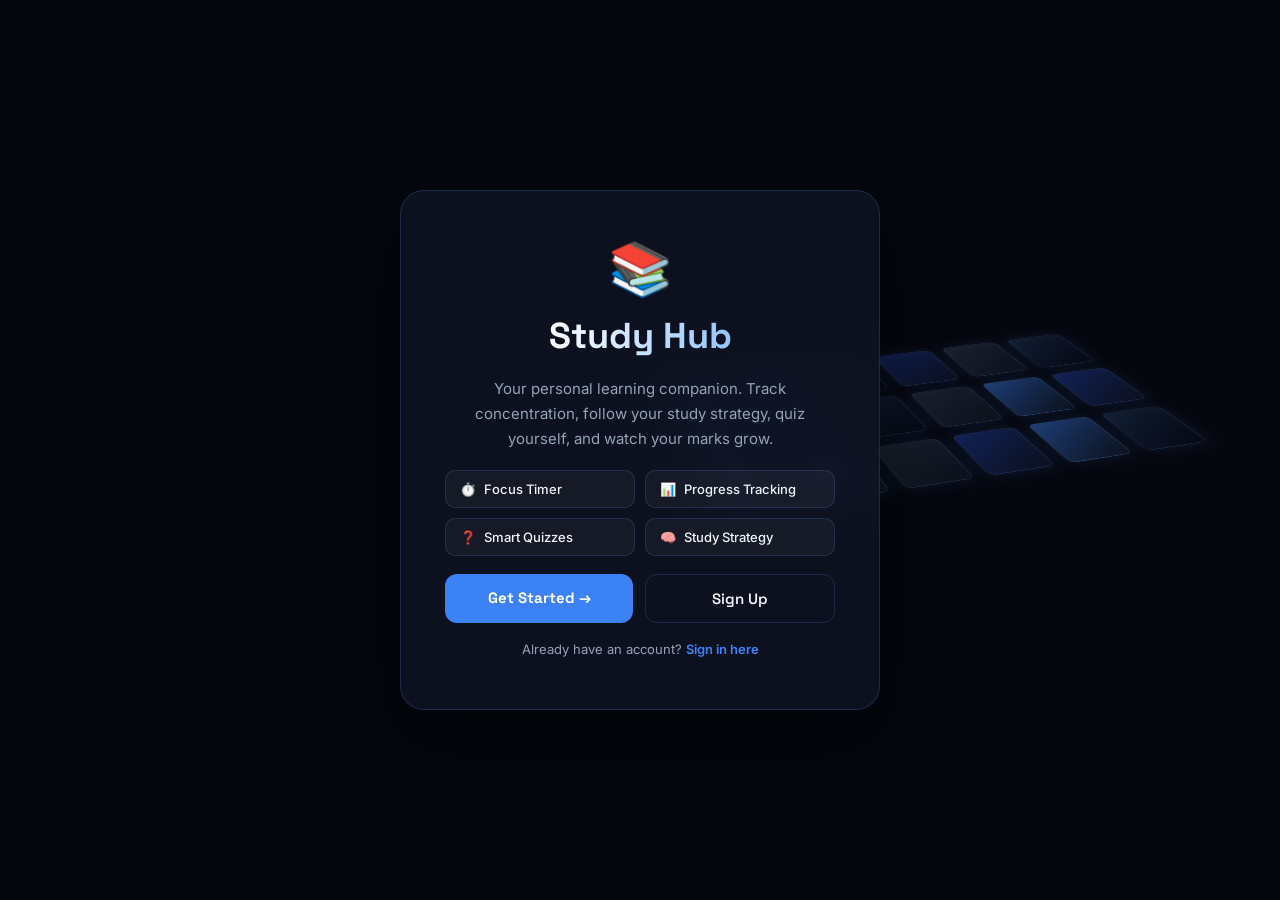
<file: index.html>
<!DOCTYPE html>
<html lang="en">
<head>
  <meta charset="UTF-8">
  <meta name="viewport" content="width=device-width, initial-scale=1.0">
  <title>Study Hub — Welcome</title>
  <link rel="stylesheet" href="index.css">
  <link rel="preconnect" href="https://fonts.googleapis.com">
  <link href="https://fonts.googleapis.com/css2?family=Space+Grotesk:wght@500;700&family=Inter:wght@400;500;600&display=swap" rel="stylesheet">
</head>
<body>
 
  <!-- Bouncing background -->
  <div class="box-wave" aria-hidden="true">
    <span style="--i:0"></span><span style="--i:1"></span><span style="--i:2"></span>
    <span style="--i:3"></span><span style="--i:4"></span><span style="--i:5"></span>
    <span style="--i:6"></span><span style="--i:7"></span><span style="--i:8"></span>
    <span style="--i:9"></span><span style="--i:10"></span><span style="--i:11"></span>
    <span style="--i:12"></span><span style="--i:13"></span><span style="--i:14"></span>
    <span style="--i:15"></span><span style="--i:16"></span><span style="--i:17"></span>
  </div>
 
  <main class="page">
    <div class="landing-card">
 
      <div class="logo">📚</div>
      <h1>Study Hub</h1>
      <p class="tagline">Your personal learning companion. Track concentration, follow your study strategy, quiz yourself, and watch your marks grow.</p>
 
      <div class="feature-row">
        <div class="feature">⏱️ <span>Focus Timer</span></div>
        <div class="feature">📊 <span>Progress Tracking</span></div>
        <div class="feature">❓ <span>Smart Quizzes</span></div>
        <div class="feature">🧠 <span>Study Strategy</span></div>
      </div>
 
      <div class="cta-row">
        <a href="signup.html" class="btn-primary">Get Started →</a>
        <a href="login.html" class="btn-secondary">Sign Up</a>
      </div>
 
      <p class="already">Already have an account? <a href="login.html">Sign in here</a></p>
 
    </div>
  </main>
 
</body>
</html>
</file>
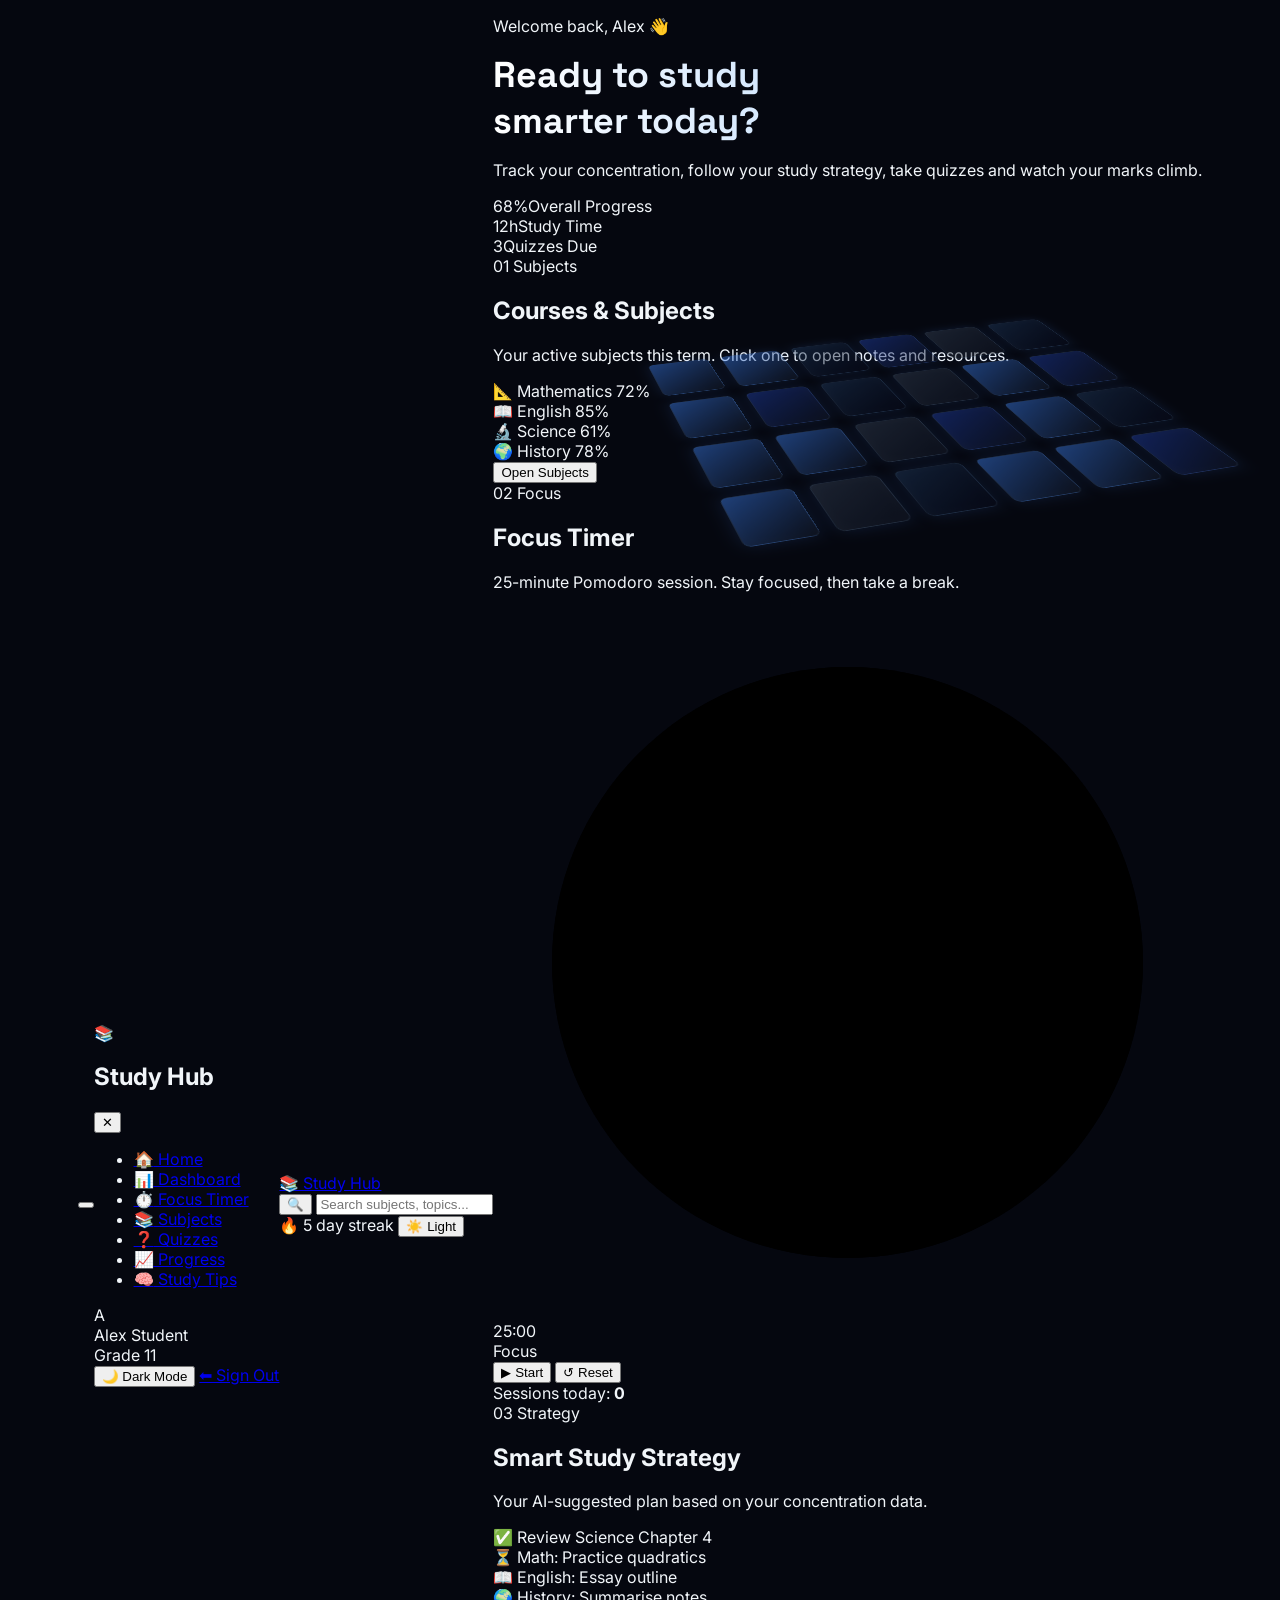
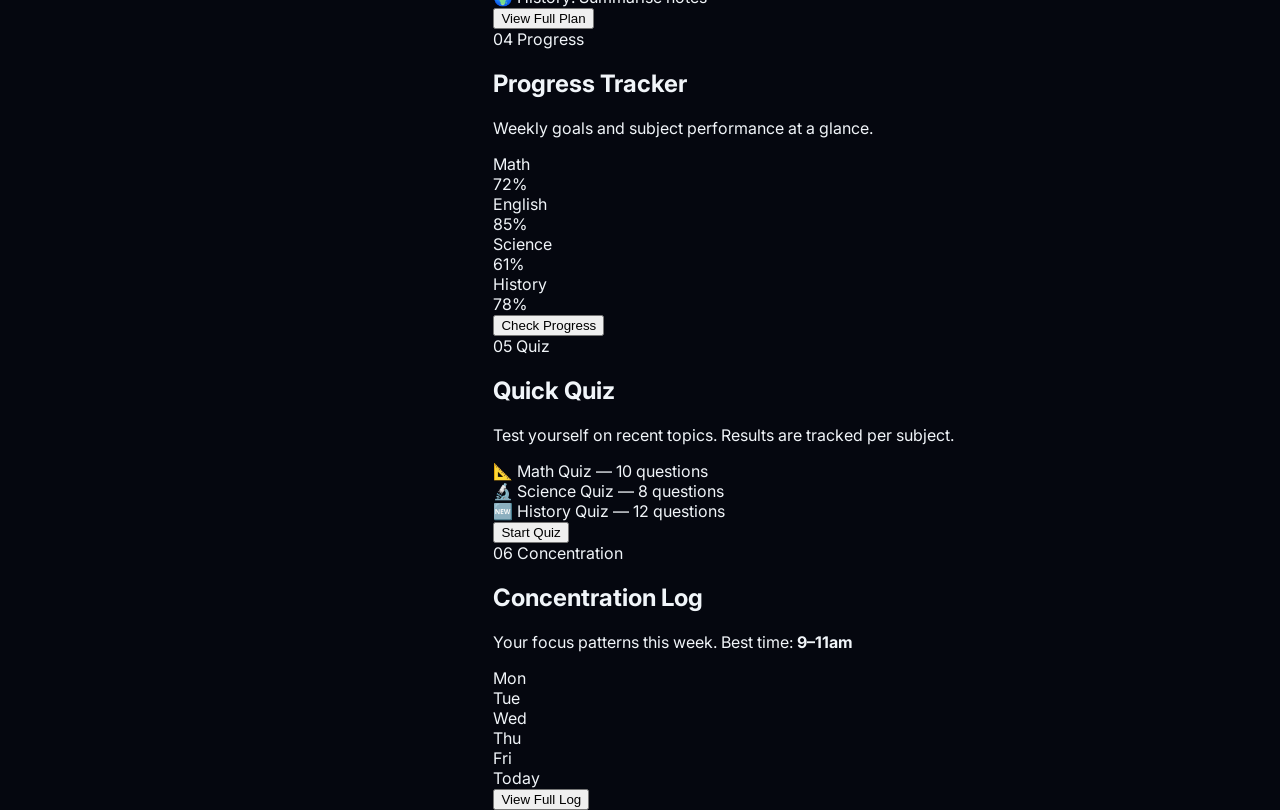
<file: home.html>
<!DOCTYPE html>
<html lang="en">
<head>
  <meta charset="UTF-8">
  <meta name="viewport" content="width=device-width, initial-scale=1.0">
  <title>Study Hub — Home</title>
  <link rel="stylesheet" href="index.css">
  <link rel="preconnect" href="https://fonts.googleapis.com">
  <link href="https://fonts.googleapis.com/css2?family=Space+Grotesk:wght@400;500;600;700&family=Inter:wght@400;500&display=swap" rel="stylesheet">
</head>
<body>
 
  <!-- Animated background -->
  <div class="box-wave" aria-hidden="true">
    <span style="--i:0"></span><span style="--i:1"></span><span style="--i:2"></span>
    <span style="--i:3"></span><span style="--i:4"></span><span style="--i:5"></span>
    <span style="--i:6"></span><span style="--i:7"></span><span style="--i:8"></span>
    <span style="--i:9"></span><span style="--i:10"></span><span style="--i:11"></span>
    <span style="--i:12"></span><span style="--i:13"></span><span style="--i:14"></span>
    <span style="--i:15"></span><span style="--i:16"></span><span style="--i:17"></span>
    <span style="--i:18"></span><span style="--i:19"></span><span style="--i:20"></span>
    <span style="--i:21"></span><span style="--i:22"></span><span style="--i:23"></span>
  </div>
 
  <!-- Hamburger (mobile) -->
  <button class="hamburger" id="hamburger" aria-label="Toggle sidebar">
    <span></span><span></span><span></span>
  </button>
 
  <!-- Sidebar -->
  <nav class="sidebar" id="sidebar">
    <div class="sidebar-header">
      <span class="sidebar-logo">📚</span>
      <h2>Study Hub</h2>
      <button class="close-btn" id="closeSidebar" aria-label="Close sidebar">✕</button>
    </div>
    <ul class="sidebar-menu">
      <li><a href="home.html" class="sidebar-link active"><span class="icon">🏠</span> Home</a></li>
      <li><a href="#dashboard" class="sidebar-link"><span class="icon">📊</span> Dashboard</a></li>
      <li><a href="#timer-card" class="sidebar-link"><span class="icon">⏱️</span> Focus Timer</a></li>
      <li><a href="#subjects-card" class="sidebar-link"><span class="icon">📚</span> Subjects</a></li>
      <li><a href="#quiz-card" class="sidebar-link"><span class="icon">❓</span> Quizzes</a></li>
      <li><a href="#progress-card" class="sidebar-link"><span class="icon">📈</span> Progress</a></li>
      <li><a href="#strategy-card" class="sidebar-link"><span class="icon">🧠</span> Study Tips</a></li>
    </ul>
    <div class="sidebar-footer">
      <div class="user-info">
        <div class="avatar">A</div>
        <div>
          <div class="user-name">Alex Student</div>
          <div class="user-grade">Grade 11</div>
        </div>
      </div>
      <button class="theme-toggle-sidebar" id="themeToggleSidebar" type="button">🌙 Dark Mode</button>
      <a href="login.html" class="logout-btn">⬅ Sign Out</a>
    </div>
  </nav>
 
  <!-- Navbar -->
  <nav class="navbar" id="navbar">
    <a class="brand" href="home.html">📚 Study Hub</a>
    <form class="search-bar" id="searchForm" onsubmit="return false;">
      <button type="submit" class="search-icon" aria-label="Search">🔍</button>
      <input id="searchInput" type="search" placeholder="Search subjects, topics...">
    </form>
    <div class="nav-actions">
      <span class="streak-badge">🔥 5 day streak</span>
      <button class="theme-toggle" id="themeToggle" type="button">☀️ Light</button>
    </div>
  </nav>
 
  <!-- Main content -->
  <main class="main-content">
 
    <!-- Hero -->
    <section class="hero">
      <div class="hero-text">
        <p class="eyebrow">Welcome back, Alex 👋</p>
        <h1>Ready to study<br><span class="accent-text">smarter today?</span></h1>
        <p class="hero-sub">Track your concentration, follow your study strategy, take quizzes and watch your marks climb.</p>
        <div class="hero-stats">
          <div class="stat"><span class="stat-num">68%</span><span class="stat-label">Overall Progress</span></div>
          <div class="stat"><span class="stat-num">12h</span><span class="stat-label">Study Time</span></div>
          <div class="stat"><span class="stat-num">3</span><span class="stat-label">Quizzes Due</span></div>
        </div>
      </div>
    </section>
 
    <!-- Search results -->
    <div id="searchResults" class="search-results" style="display:none;"></div>
 
    <!-- Dashboard cards -->
    <section class="dashboard" id="dashboard" aria-label="Study tools">
 
      <!-- 01 Subjects -->
      <article class="card" id="subjects-card" data-title="courses subjects mathematics english science history">
        <div class="card-header">
          <span class="card-num">01</span>
          <span class="card-tag">Subjects</span>
        </div>
        <h2>Courses &amp; Subjects</h2>
        <p>Your active subjects this term. Click one to open notes and resources.</p>
        <div class="subject-list">
          <div class="subject-chip math">📐 Mathematics <span class="chip-score">72%</span></div>
          <div class="subject-chip eng">📖 English <span class="chip-score">85%</span></div>
          <div class="subject-chip sci">🔬 Science <span class="chip-score">61%</span></div>
          <div class="subject-chip hist">🌍 History <span class="chip-score">78%</span></div>
        </div>
        <button type="button" class="card-btn">Open Subjects</button>
      </article>
 
      <!-- 02 Focus Timer -->
      <article class="card" id="timer-card" data-title="focus timer concentration pomodoro study time">
        <div class="card-header">
          <span class="card-num">02</span>
          <span class="card-tag">Focus</span>
        </div>
        <h2>Focus Timer</h2>
        <p>25-minute Pomodoro session. Stay focused, then take a break.</p>
        <div class="timer-ring">
          <svg viewBox="0 0 120 120">
            <circle class="ring-bg" cx="60" cy="60" r="50"/>
            <circle class="ring-fill" id="ringFill" cx="60" cy="60" r="50"/>
          </svg>
          <div class="timer-center">
            <div class="timer" id="timer">25:00</div>
            <div class="timer-label" id="timerLabel">Focus</div>
          </div>
        </div>
        <div class="timer-controls">
          <button type="button" id="timerButton" class="card-btn">▶ Start</button>
          <button type="button" id="timerReset" class="card-btn-ghost">↺ Reset</button>
        </div>
        <div class="session-count">Sessions today: <strong id="sessionCount">0</strong></div>
      </article>
 
      <!-- 03 Smart Study Strategy -->
      <article class="card" id="strategy-card" data-title="smart study strategies notes revision planning">
        <div class="card-header">
          <span class="card-num">03</span>
          <span class="card-tag">Strategy</span>
        </div>
        <h2>Smart Study Strategy</h2>
        <p>Your AI-suggested plan based on your concentration data.</p>
        <div class="strategy-list">
          <div class="strategy-item done">✅ Review Science Chapter 4</div>
          <div class="strategy-item active">⏳ Math: Practice quadratics</div>
          <div class="strategy-item pending">📖 English: Essay outline</div>
          <div class="strategy-item pending">🌍 History: Summarise notes</div>
        </div>
        <button type="button" class="card-btn">View Full Plan</button>
      </article>
 
      <!-- 04 Progress Tracker -->
      <article class="card" id="progress-card" data-title="progress tracker marks dashboard results goals">
        <div class="card-header">
          <span class="card-num">04</span>
          <span class="card-tag">Progress</span>
        </div>
        <h2>Progress Tracker</h2>
        <p>Weekly goals and subject performance at a glance.</p>
        <div class="progress-bars">
          <div class="prog-row"><span>Math</span><div class="prog-bar"><div class="prog-fill math-fill" style="width:72%"></div></div><span>72%</span></div>
          <div class="prog-row"><span>English</span><div class="prog-bar"><div class="prog-fill eng-fill" style="width:85%"></div></div><span>85%</span></div>
          <div class="prog-row"><span>Science</span><div class="prog-bar"><div class="prog-fill sci-fill" style="width:61%"></div></div><span>61%</span></div>
          <div class="prog-row"><span>History</span><div class="prog-bar"><div class="prog-fill hist-fill" style="width:78%"></div></div><span>78%</span></div>
        </div>
        <button type="button" class="card-btn">Check Progress</button>
      </article>
 
      <!-- 05 Quiz -->
      <article class="card" id="quiz-card" data-title="quiz test yourself practice questions">
        <div class="card-header">
          <span class="card-num">05</span>
          <span class="card-tag">Quiz</span>
        </div>
        <h2>Quick Quiz</h2>
        <p>Test yourself on recent topics. Results are tracked per subject.</p>
        <div class="quiz-preview">
          <div class="quiz-subject">📐 Math Quiz — 10 questions</div>
          <div class="quiz-subject">🔬 Science Quiz — 8 questions</div>
          <div class="quiz-subject new-badge">🆕 History Quiz — 12 questions</div>
        </div>
        <button type="button" class="card-btn">Start Quiz</button>
      </article>
 
      <!-- 06 Concentration Log -->
      <article class="card" id="conc-card" data-title="concentration log focus data study sessions">
        <div class="card-header">
          <span class="card-num">06</span>
          <span class="card-tag">Concentration</span>
        </div>
        <h2>Concentration Log</h2>
        <p>Your focus patterns this week. Best time: <strong>9–11am</strong></p>
        <div class="conc-bars">
          <div class="conc-col"><div class="conc-fill" style="height:60%"></div><span>Mon</span></div>
          <div class="conc-col"><div class="conc-fill high" style="height:90%"></div><span>Tue</span></div>
          <div class="conc-col"><div class="conc-fill" style="height:45%"></div><span>Wed</span></div>
          <div class="conc-col"><div class="conc-fill high" style="height:80%"></div><span>Thu</span></div>
          <div class="conc-col"><div class="conc-fill" style="height:55%"></div><span>Fri</span></div>
          <div class="conc-col today"><div class="conc-fill today-fill" style="height:30%"></div><span>Today</span></div>
        </div>
        <button type="button" class="card-btn">View Full Log</button>
      </article>
 
    </section>
  </main>
 
  <script src="home.js"></script>
</body>
</html>
</file>
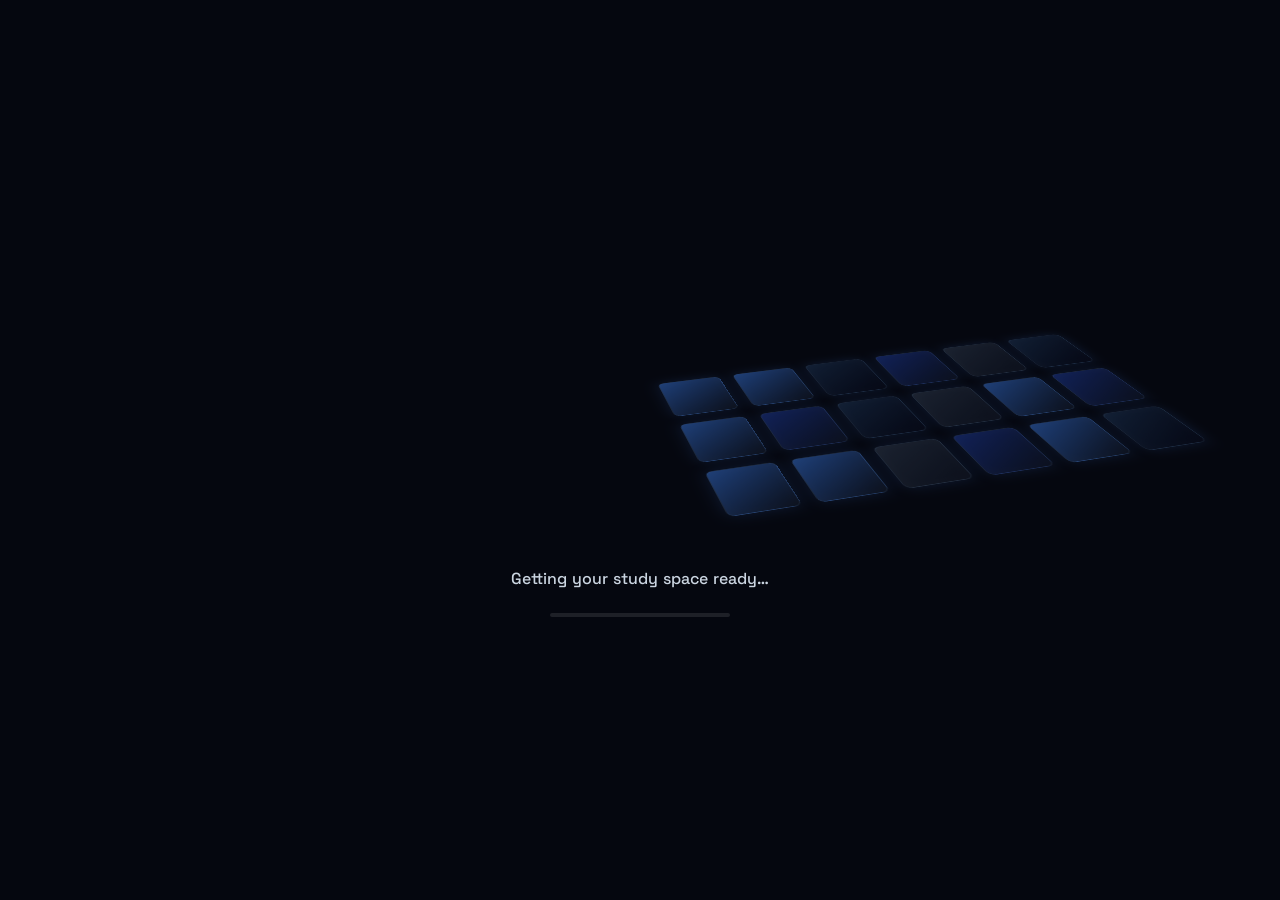
<file: load_page.html>
<!DOCTYPE html>
<html lang="en">
<head>
  <meta charset="UTF-8">
  <meta name="viewport" content="width=device-width, initial-scale=1.0">
  <title>Study Hub — Loading</title>
  <link rel="stylesheet" href="loading.css">
  <link rel="preconnect" href="https://fonts.googleapis.com">
  <link href="https://fonts.googleapis.com/css2?family=Space+Grotesk:wght@500;700&family=Inter:wght@400;500;600&display=swap" rel="stylesheet">
</head>
<body>
 
  <!-- Bouncing background (same as all pages) -->
  <div class="box-wave" aria-hidden="true">
    <span style="--i:0"></span><span style="--i:1"></span><span style="--i:2"></span>
    <span style="--i:3"></span><span style="--i:4"></span><span style="--i:5"></span>
    <span style="--i:6"></span><span style="--i:7"></span><span style="--i:8"></span>
    <span style="--i:9"></span><span style="--i:10"></span><span style="--i:11"></span>
    <span style="--i:12"></span><span style="--i:13"></span><span style="--i:14"></span>
    <span style="--i:15"></span><span style="--i:16"></span><span style="--i:17"></span>
  </div>
 
  <main class="loader-box">
 
    <!-- Balloon SVG -->
    <div class="balloon-wrap" id="balloonWrap">
      <svg id="balloonSvg" viewBox="0 0 200 260" xmlns="http://www.w3.org/2000/svg">
 
        <!-- String -->
        <path id="string"
          d="M100 210 Q92 228 100 245"
          fill="none" stroke="#94a3b8" stroke-width="2"
          stroke-linecap="round" opacity="0"/>
 
        <!-- Balloon body -->
        <ellipse id="balloonBody"
          cx="100" cy="110"
          rx="4" ry="5"
          fill="url(#balloonGrad)"
          opacity="0"/>
 
        <!-- Shine highlight -->
        <ellipse id="shine"
          cx="83" cy="88"
          rx="0" ry="0"
          fill="white" opacity="0.35"/>
 
        <!-- Knot at bottom of balloon -->
        <ellipse id="knot"
          cx="100" cy="165"
          rx="0" ry="0"
          fill="#2563eb" opacity="0"/>
 
        <!-- Pop particles (hidden until pop) -->
        <g id="particles" opacity="0">
          <circle cx="100" cy="110" r="4" fill="#60a5fa"/>
          <circle cx="100" cy="110" r="3" fill="#93c5fd"/>
          <circle cx="100" cy="110" r="4" fill="#3b82f6"/>
          <circle cx="100" cy="110" r="3" fill="#bfdbfe"/>
          <circle cx="100" cy="110" r="4" fill="#60a5fa"/>
          <circle cx="100" cy="110" r="3" fill="#2563eb"/>
          <circle cx="100" cy="110" r="4" fill="#93c5fd"/>
          <circle cx="100" cy="110" r="3" fill="#dbeafe"/>
        </g>
 
        <defs>
          <radialGradient id="balloonGrad" cx="38%" cy="35%" r="60%">
            <stop offset="0%"   stop-color="#60a5fa"/>
            <stop offset="100%" stop-color="#1d4ed8"/>
          </radialGradient>
        </defs>
      </svg>
 
      <!-- Pop flash -->
      <div class="pop-flash" id="popFlash"></div>
    </div>
 
    <p class="load-text" id="loadText">Getting your study space ready…</p>
    <div class="progress-track"><div class="progress-fill" id="progressFill"></div></div>
 
  </main>
 
  <script src="loading.js"></script>
</body>
</html>
</file>
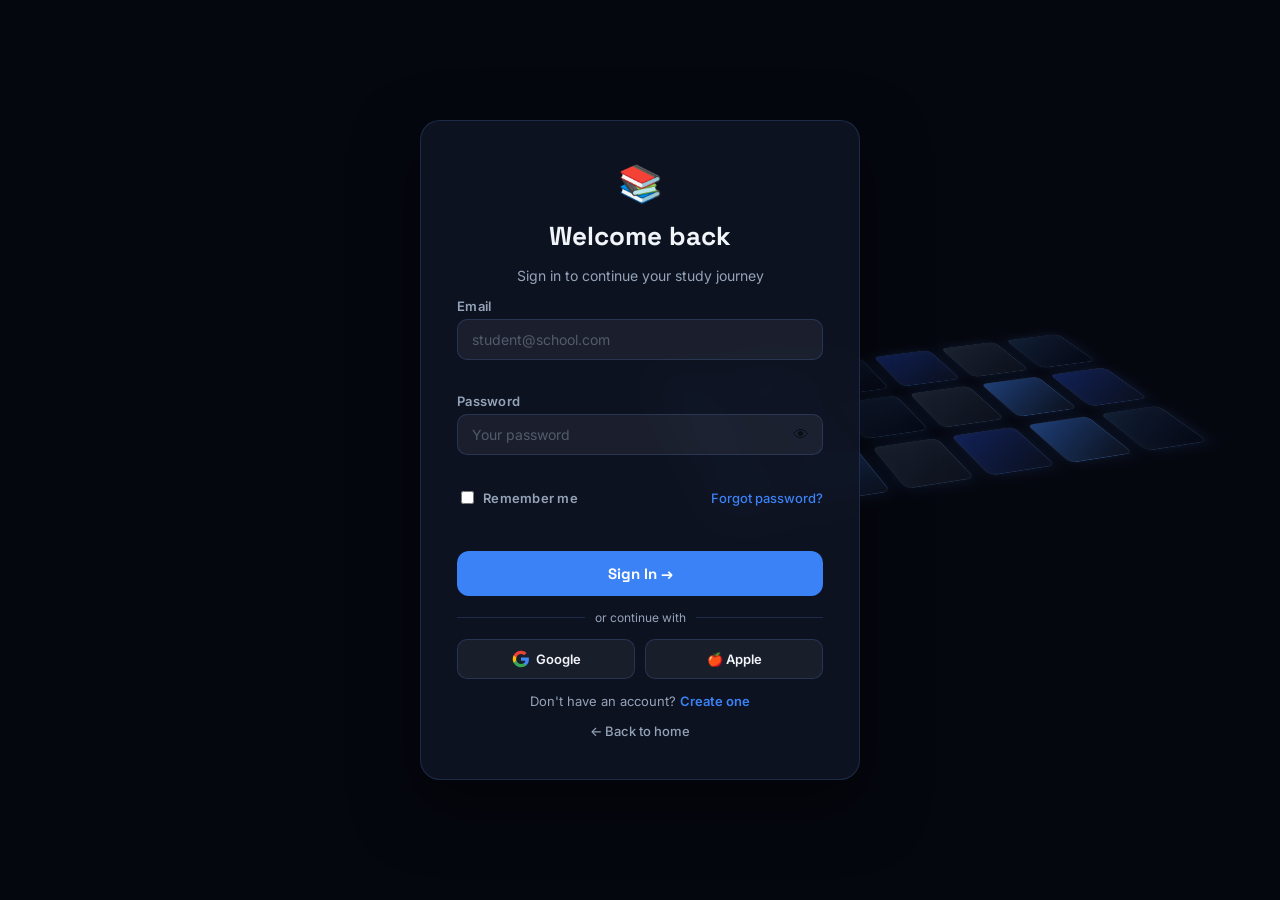
<file: login.html>
<!DOCTYPE html>
<html lang="en">
<head>
  <meta charset="UTF-8">
  <meta name="viewport" content="width=device-width, initial-scale=1.0">
  <title>Study Hub — Sign In</title>
  <link rel="stylesheet" href="login.css">
  <link rel="preconnect" href="https://fonts.googleapis.com">
  <link href="https://fonts.googleapis.com/css2?family=Space+Grotesk:wght@500;700&family=Inter:wght@400;500;600&display=swap" rel="stylesheet">
</head>
<body>
 
  <!-- Bouncing background -->
  <div class="box-wave" aria-hidden="true">
    <span style="--i:0"></span><span style="--i:1"></span><span style="--i:2"></span>
    <span style="--i:3"></span><span style="--i:4"></span><span style="--i:5"></span>
    <span style="--i:6"></span><span style="--i:7"></span><span style="--i:8"></span>
    <span style="--i:9"></span><span style="--i:10"></span><span style="--i:11"></span>
    <span style="--i:12"></span><span style="--i:13"></span><span style="--i:14"></span>
    <span style="--i:15"></span><span style="--i:16"></span><span style="--i:17"></span>
  </div>
 
  <main class="page">
    <div class="auth-card">
 
      <div class="form-logo">📚</div>
      <h1>Welcome back</h1>
      <p class="form-sub">Sign in to continue your study journey</p>
 
      <form id="signinForm" novalidate>
 
        <div class="field-group">
          <label for="si-email">Email</label>
          <input type="email" id="si-email" placeholder="student@school.com" required>
          <span class="field-error" id="si-email-err"></span>
        </div>
 
        <div class="field-group">
          <label for="si-password">Password</label>
          <div class="password-wrap">
            <input type="password" id="si-password" placeholder="Your password" required>
            <button type="button" class="eye-btn" data-target="si-password">👁</button>
          </div>
          <span class="field-error" id="si-password-err"></span>
        </div>
 
        <div class="form-row">
          <label class="checkbox-label">
            <input type="checkbox" id="rememberMe"> Remember me
          </label>
          <a href="#" class="forgot-link">Forgot password?</a>
        </div>
 
        <p class="form-message" id="si-message"></p>
 
        <button type="submit" class="submit-btn" id="signinBtn">Sign In →</button>
 
        <div class="divider"><span>or continue with</span></div>
        <div class="social-row">
          <button type="button" class="social-btn">
            <svg width="18" height="18" viewBox="0 0 24 24"><path fill="#4285F4" d="M22.56 12.25c0-.78-.07-1.53-.2-2.25H12v4.26h5.92c-.26 1.37-1.04 2.53-2.21 3.31v2.77h3.57c2.08-1.92 3.28-4.74 3.28-8.09z"/><path fill="#34A853" d="M12 23c2.97 0 5.46-.98 7.28-2.66l-3.57-2.77c-.98.66-2.23 1.06-3.71 1.06-2.86 0-5.29-1.93-6.16-4.53H2.18v2.84C3.99 20.53 7.7 23 12 23z"/><path fill="#FBBC05" d="M5.84 14.09c-.22-.66-.35-1.36-.35-2.09s.13-1.43.35-2.09V7.07H2.18C1.43 8.55 1 10.22 1 12s.43 3.45 1.18 4.93l2.85-2.22.81-.62z"/><path fill="#EA4335" d="M12 5.38c1.62 0 3.06.56 4.21 1.64l3.15-3.15C17.45 2.09 14.97 1 12 1 7.7 1 3.99 3.47 2.18 7.07l3.66 2.84c.87-2.6 3.3-4.53 6.16-4.53z"/></svg>
            Google
          </button>
          <button type="button" class="social-btn">🍎 Apple</button>
        </div>
 
        <p class="switch-link">Don't have an account? <a href="signup.html">Create one</a></p>
        <p class="back-link"><a href="index.html">← Back to home</a></p>
 
      </form>
    </div>
  </main>
 
  <script src="login.js"></script>
</body>
</html>
</file>
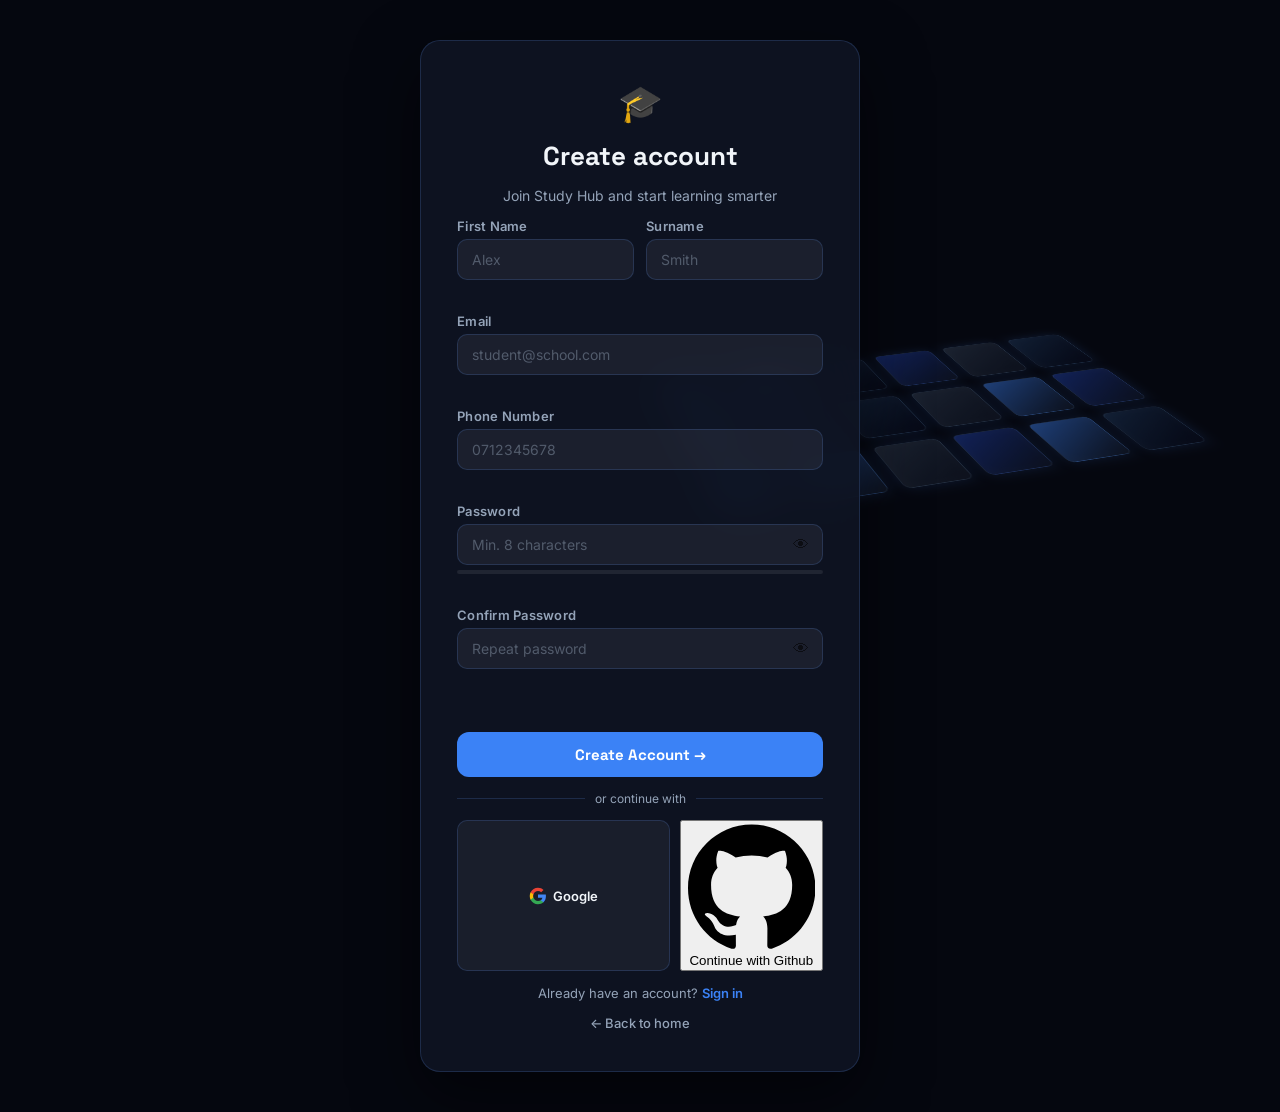
<file: SignUp.html>
<!DOCTYPE html>
<html lang="en">
<head>
  <meta charset="UTF-8">
  <meta name="viewport" content="width=device-width, initial-scale=1.0">
  <title>Study Hub — Create Account</title>
  <link rel="stylesheet" href="login.css">
  <link rel="preconnect" href="https://fonts.googleapis.com">
  <link href="https://fonts.googleapis.com/css2?family=Space+Grotesk:wght@500;700&family=Inter:wght@400;500;600&display=swap" rel="stylesheet">
</head>
<body>
 
  <!-- Bouncing background -->
  <div class="box-wave" aria-hidden="true">
    <span style="--i:0"></span><span style="--i:1"></span><span style="--i:2"></span>
    <span style="--i:3"></span><span style="--i:4"></span><span style="--i:5"></span>
    <span style="--i:6"></span><span style="--i:7"></span><span style="--i:8"></span>
    <span style="--i:9"></span><span style="--i:10"></span><span style="--i:11"></span>
    <span style="--i:12"></span><span style="--i:13"></span><span style="--i:14"></span>
    <span style="--i:15"></span><span style="--i:16"></span><span style="--i:17"></span>
  </div>
 
  <main class="page">
    <div class="auth-card">
 
      <div class="form-logo">🎓</div>
      <h1>Create account</h1>
      <p class="form-sub">Join Study Hub and start learning smarter</p>
 
      <form id="signupForm" novalidate>
 
        <div class="field-row">
          <div class="field-group">
            <label for="su-name">First Name</label>
            <input type="text" id="su-name" placeholder="Alex" required>
            <span class="field-error" id="su-name-err"></span>
          </div>
          <div class="field-group">
            <label for="su-surname">Surname</label>
            <input type="text" id="su-surname" placeholder="Smith" required>
            <span class="field-error" id="su-surname-err"></span>
          </div>
        </div>
 
        <div class="field-group">
          <label for="su-email">Email</label>
          <input type="email" id="su-email" placeholder="student@school.com" required>
          <span class="field-error" id="su-email-err"></span>
        </div>
 
        <div class="field-group">
          <label for="su-number">Phone Number</label>
          <input type="tel" id="su-number" placeholder="0712345678" maxlength="10" required>
          <span class="field-error" id="su-number-err"></span>
        </div>
 
        <div class="field-group">
          <label for="su-password">Password</label>
          <div class="password-wrap">
            <input type="password" id="su-password" placeholder="Min. 8 characters" required>
            <button type="button" class="eye-btn" data-target="su-password">👁</button>
          </div>
          <div class="password-strength" id="pwStrength"></div>
          <span class="field-error" id="su-password-err"></span>
        </div>
 
        <div class="field-group">
          <label for="su-confirm">Confirm Password</label>
          <div class="password-wrap">
            <input type="password" id="su-confirm" placeholder="Repeat password" required>
            <button type="button" class="eye-btn" data-target="su-confirm">👁</button>
          </div>
          <span class="field-error" id="su-confirm-err"></span>
        </div>
 
        <p class="form-message" id="su-message"></p>
 
        <button type="submit" class="submit-btn">Create Account →</button>
 
        <div class="divider"><span>or continue with</span></div>
        <div class="social-row">
          <button type="button" class="social-btn">
            <svg width="18" height="18" viewBox="0 0 24 24"><path fill="#4285F4" d="M22.56 12.25c0-.78-.07-1.53-.2-2.25H12v4.26h5.92c-.26 1.37-1.04 2.53-2.21 3.31v2.77h3.57c2.08-1.92 3.28-4.74 3.28-8.09z"/><path fill="#34A853" d="M12 23c2.97 0 5.46-.98 7.28-2.66l-3.57-2.77c-.98.66-2.23 1.06-3.71 1.06-2.86 0-5.29-1.93-6.16-4.53H2.18v2.84C3.99 20.53 7.7 23 12 23z"/><path fill="#FBBC05" d="M5.84 14.09c-.22-.66-.35-1.36-.35-2.09s.13-1.43.35-2.09V7.07H2.18C1.43 8.55 1 10.22 1 12s.43 3.45 1.18 4.93l2.85-2.22.81-.62z"/><path fill="#EA4335" d="M12 5.38c1.62 0 3.06.56 4.21 1.64l3.15-3.15C17.45 2.09 14.97 1 12 1 7.7 1 3.99 3.47 2.18 7.07l3.66 2.84c.87-2.6 3.3-4.53 6.16-4.53z"/></svg>
            Google
          </button>
          <button class="oauthButton">
                    <svg class="icon" viewBox="0 0 24 24">
            <path d="M12 .297c-6.63 0-12 5.373-12 12 0 5.303 3.438 9.8 8.205 11.385.6.113.82-.258.82-.577 0-.285-.01-1.04-.015-2.04-3.338.724-4.042-1.61-4.042-1.61C4.422 18.07 3.633 17.7 3.633 17.7c-1.087-.744.084-.729.084-.729 1.205.084 1.838 1.236 1.838 1.236 1.07 1.835 2.809 1.305 3.495.998.108-.776.417-1.305.76-1.605-2.665-.3-5.466-1.332-5.466-5.93 0-1.31.465-2.38 1.235-3.22-.135-.303-.54-1.523.105-3.176 0 0 1.005-.322 3.3 1.23.96-.267 1.98-.399 3-.405 1.02.006 2.04.138 3 .405 2.28-1.552 3.285-1.23 3.285-1.23.645 1.653.24 2.873.12 3.176.765.84 1.23 1.91 1.23 3.22 0 4.61-2.805 5.625-5.475 5.92.42.36.81 1.096.81 2.22 0 1.606-.015 2.896-.015 3.286 0 .315.21.69.825.57C20.565 22.092 24 17.592 24 12.297c0-6.627-5.373-12-12-12"></path>
        </svg>
                    Continue with Github
                </button>
        </div>
 
        <p class="switch-link">Already have an account? <a href="login.html">Sign in</a></p>
        <p class="back-link"><a href="index.html">← Back to home</a></p>
 
      </form>
    </div>
  </main>
 
  <script src="SignUp.js"></script>
</body>
</html>
</file>
<file: index.css>
*, *::before, *::after { box-sizing: border-box; }
 
:root {
  --bg: #05070f;
  --surface: rgba(15, 20, 35, 0.88);
  --text: #f1f5f9;
  --muted: #94a3b8;
  --accent: #3b82f6;
  --accent-strong: #2563eb;
  --accent-glow: rgba(59,130,246,0.25);
  --border: rgba(99,155,255,0.18);
}
 
body {
  margin: 0;
  min-height: 100vh;
  background: var(--bg);
  font-family: 'Inter', sans-serif;
  color: var(--text);
  display: flex;
  align-items: center;
  justify-content: center;
  overflow-x: hidden;
}
 
/* ===== BOUNCING BACKGROUND ===== */
.box-wave {
  position: fixed;
  inset: 0;
  z-index: 0;
  display: grid;
  grid-template-columns: repeat(6, 72px);
  gap: 16px;
  justify-content: end;
  align-content: center;
  padding-right: 6vw;
  opacity: 0.45;
  pointer-events: none;
  transform: perspective(900px) rotateX(56deg) rotateZ(-14deg);
}
.box-wave span {
  width: 72px; height: 72px;
  border-radius: 8px;
  background: linear-gradient(145deg, #3b82f6, #101827);
  border: 1px solid rgba(147,197,253,0.25);
  box-shadow: 0 0 18px rgba(59,130,246,0.3), inset 0 0 18px rgba(255,255,255,0.04);
  animation: waveBox 3.4s ease-in-out infinite;
  animation-delay: calc(var(--i) * -0.17s);
}
.box-wave span:nth-child(3n) { background: linear-gradient(145deg, #1e3a5f, #020617); }
.box-wave span:nth-child(4n) { background: linear-gradient(145deg, #1e40af, #0f172a); }
.box-wave span:nth-child(5n) { background: linear-gradient(145deg, #334155, #111827); }
 
@keyframes waveBox {
  0%, 100% { transform: translateY(0) scale(0.92); opacity: 0.5; }
  50%       { transform: translateY(-65px) scale(1.07); opacity: 1; }
}
 
/* ===== LAYOUT ===== */
.page {
  position: relative;
  z-index: 2;
  width: 100%;
  min-height: 100vh;
  display: flex;
  align-items: center;
  justify-content: center;
  padding: 40px 20px;
}
 
.landing-card {
  background: var(--surface);
  border: 1px solid var(--border);
  border-radius: 24px;
  padding: 52px 44px;
  width: 100%;
  max-width: 480px;
  backdrop-filter: blur(18px);
  box-shadow: 0 28px 72px rgba(0,0,0,0.55);
  text-align: center;
  display: flex;
  flex-direction: column;
  align-items: center;
  gap: 18px;
  animation: cardIn 0.5s ease-out both;
}
@keyframes cardIn {
  from { opacity: 0; transform: translateY(28px); }
  to   { opacity: 1; transform: translateY(0); }
}
 
.logo { font-size: 52px; line-height: 1; }
 
h1 {
  font-family: 'Space Grotesk', sans-serif;
  font-size: 36px;
  font-weight: 700;
  margin: 0;
  background: linear-gradient(90deg, #fff, #93c5fd);
  -webkit-background-clip: text;
  -webkit-text-fill-color: transparent;
}
 
.tagline {
  color: var(--muted);
  font-size: 15px;
  line-height: 1.65;
  max-width: 360px;
  margin: 0;
}
 
.feature-row {
  display: grid;
  grid-template-columns: 1fr 1fr;
  gap: 10px;
  width: 100%;
}
.feature {
  display: flex;
  align-items: center;
  gap: 8px;
  background: rgba(255,255,255,0.04);
  border: 1px solid var(--border);
  border-radius: 10px;
  padding: 10px 14px;
  font-size: 13px;
  font-weight: 500;
  color: var(--muted);
}
.feature span { color: var(--text); }
 
.cta-row {
  display: flex;
  gap: 12px;
  width: 100%;
}
 
.btn-primary {
  flex: 1;
  padding: 14px;
  background: var(--accent);
  color: #fff;
  border: none;
  border-radius: 12px;
  font-size: 15px;
  font-weight: 700;
  font-family: 'Space Grotesk', sans-serif;
  text-decoration: none;
  text-align: center;
  transition: background 0.2s, transform 0.1s;
}
.btn-primary:hover { background: var(--accent-strong); transform: scale(1.01); }
 
.btn-secondary {
  flex: 1;
  padding: 14px;
  background: transparent;
  color: var(--text);
  border: 1px solid var(--border);
  border-radius: 12px;
  font-size: 15px;
  font-weight: 600;
  font-family: 'Space Grotesk', sans-serif;
  text-decoration: none;
  text-align: center;
  transition: all 0.2s;
}
.btn-secondary:hover { border-color: var(--accent); color: var(--accent); }
 
.already {
  font-size: 13px;
  color: var(--muted);
  margin: 0;
}
.already a { color: var(--accent); text-decoration: none; font-weight: 600; }
.already a:hover { text-decoration: underline; }
 
@media (max-width: 480px) {
  .landing-card { padding: 36px 22px; border-radius: 18px; }
  h1 { font-size: 28px; }
  .cta-row { flex-direction: column; }
}
</file>
<file: loading.css>
*, *::before, *::after { box-sizing: border-box; }
 
body {
  margin: 0;
  min-height: 100vh;
  background: #05070f;
  font-family: 'Inter', sans-serif;
  color: #f1f5f9;
  display: flex;
  align-items: center;
  justify-content: center;
  overflow: hidden;
}
 
/* ===== BOUNCING BACKGROUND ===== */
.box-wave {
  position: fixed;
  inset: 0;
  z-index: 0;
  display: grid;
  grid-template-columns: repeat(6, 72px);
  gap: 16px;
  justify-content: end;
  align-content: center;
  padding-right: 6vw;
  opacity: 0.45;
  pointer-events: none;
  transform: perspective(900px) rotateX(56deg) rotateZ(-14deg);
}
.box-wave span {
  width: 72px; height: 72px;
  border-radius: 8px;
  background: linear-gradient(145deg, #3b82f6, #101827);
  border: 1px solid rgba(147,197,253,0.25);
  box-shadow: 0 0 18px rgba(59,130,246,0.3), inset 0 0 18px rgba(255,255,255,0.04);
  animation: waveBox 3.4s ease-in-out infinite;
  animation-delay: calc(var(--i) * -0.17s);
}
.box-wave span:nth-child(3n) { background: linear-gradient(145deg, #1e3a5f, #020617); }
.box-wave span:nth-child(4n) { background: linear-gradient(145deg, #1e40af, #0f172a); }
.box-wave span:nth-child(5n) { background: linear-gradient(145deg, #334155, #111827); }
 
@keyframes waveBox {
  0%, 100% { transform: translateY(0) scale(0.92); opacity: 0.5; }
  50%       { transform: translateY(-65px) scale(1.07); opacity: 1; }
}
 
/* ===== LOADER LAYOUT ===== */
.loader-box {
  position: relative;
  z-index: 2;
  display: flex;
  flex-direction: column;
  align-items: center;
  gap: 24px;
}
 
/* ===== BALLOON WRAPPER ===== */
.balloon-wrap {
  position: relative;
  width: 200px;
  height: 260px;
}
 
#balloonSvg {
  width: 100%;
  height: 100%;
  overflow: visible;
}
 
/* ===== GENTLE FLOAT once fully inflated ===== */
.balloon-wrap.floating {
  animation: float 1.8s ease-in-out infinite;
}
@keyframes float {
  0%, 100% { transform: translateY(0px) rotate(-1deg); }
  50%       { transform: translateY(-14px) rotate(1deg); }
}
 
/* ===== POP FLASH ===== */
.pop-flash {
  position: absolute;
  inset: 0;
  border-radius: 50%;
  background: radial-gradient(circle, rgba(147,197,253,0.9) 0%, transparent 70%);
  opacity: 0;
  pointer-events: none;
  transform: scale(0);
  transition: none;
}
.pop-flash.bang {
  animation: flashBang 0.35s ease-out forwards;
}
@keyframes flashBang {
  0%   { opacity: 1; transform: scale(0.2); }
  40%  { opacity: 0.8; transform: scale(2.2); }
  100% { opacity: 0; transform: scale(3); }
}
 
/* ===== TEXT + PROGRESS ===== */
.load-text {
  font-family: 'Space Grotesk', sans-serif;
  font-size: 16px;
  font-weight: 500;
  color: #cbd5e1;
  margin: 0;
  letter-spacing: 0.01em;
  text-align: center;
  transition: opacity 0.3s;
}
 
.progress-track {
  width: 180px;
  height: 4px;
  background: rgba(255,255,255,0.1);
  border-radius: 2px;
  overflow: hidden;
}
.progress-fill {
  height: 100%;
  width: 0%;
  background: linear-gradient(90deg, #3b82f6, #60a5fa);
  border-radius: 2px;
  transition: width 0.25s ease;
}
</file>
<file: login.css>
/* login.css — shared by login.html and signup.html */
*, *::before, *::after { box-sizing: border-box; }
 
:root {
  --bg: #05070f;
  --surface: rgba(15, 20, 35, 0.9);
  --text: #f1f5f9;
  --muted: #94a3b8;
  --accent: #3b82f6;
  --accent-strong: #2563eb;
  --accent-glow: rgba(59,130,246,0.25);
  --border: rgba(99,155,255,0.18);
  --error: #ef4444;
  --success: #22c55e;
}
 
body {
  margin: 0;
  min-height: 100vh;
  background: var(--bg);
  font-family: 'Inter', sans-serif;
  color: var(--text);
  display: flex;
  align-items: center;
  justify-content: center;
  overflow-x: hidden;
}
 
/* ===== BOUNCING BACKGROUND ===== */
.box-wave {
  position: fixed;
  inset: 0;
  z-index: 0;
  display: grid;
  grid-template-columns: repeat(6, 72px);
  gap: 16px;
  justify-content: end;
  align-content: center;
  padding-right: 6vw;
  opacity: 0.45;
  pointer-events: none;
  transform: perspective(900px) rotateX(56deg) rotateZ(-14deg);
}
.box-wave span {
  width: 72px; height: 72px;
  border-radius: 8px;
  background: linear-gradient(145deg, #3b82f6, #101827);
  border: 1px solid rgba(147,197,253,0.25);
  box-shadow: 0 0 18px rgba(59,130,246,0.3), inset 0 0 18px rgba(255,255,255,0.04);
  animation: waveBox 3.4s ease-in-out infinite;
  animation-delay: calc(var(--i) * -0.17s);
}
.box-wave span:nth-child(3n) { background: linear-gradient(145deg, #1e3a5f, #020617); }
.box-wave span:nth-child(4n) { background: linear-gradient(145deg, #1e40af, #0f172a); }
.box-wave span:nth-child(5n) { background: linear-gradient(145deg, #334155, #111827); }
 
@keyframes waveBox {
  0%, 100% { transform: translateY(0) scale(0.92); opacity: 0.5; }
  50%       { transform: translateY(-65px) scale(1.07); opacity: 1; }
}
 
/* ===== PAGE ===== */
.page {
  position: relative;
  z-index: 2;
  width: 100%;
  min-height: 100vh;
  display: flex;
  align-items: center;
  justify-content: center;
  padding: 40px 20px;
}
 
/* ===== CARD ===== */
.auth-card {
  background: var(--surface);
  border: 1px solid var(--border);
  border-radius: 20px;
  padding: 40px 36px;
  width: 100%;
  max-width: 440px;
  backdrop-filter: blur(18px);
  box-shadow: 0 24px 64px rgba(0,0,0,0.5);
  display: flex;
  flex-direction: column;
  gap: 14px;
  animation: cardIn 0.5s ease-out both;
}
@keyframes cardIn {
  from { opacity: 0; transform: translateY(24px); }
  to   { opacity: 1; transform: translateY(0); }
}
 
form { display: flex; flex-direction: column; gap: 14px; }
 
.form-logo { font-size: 36px; text-align: center; }
 
h1 {
  font-family: 'Space Grotesk', sans-serif;
  font-size: 26px;
  font-weight: 700;
  margin: 0;
  text-align: center;
}
.form-sub {
  text-align: center;
  color: var(--muted);
  font-size: 14px;
  margin: 0;
}
 
/* ===== FIELDS ===== */
.field-group { display: flex; flex-direction: column; gap: 5px; }
.field-row   { display: grid; grid-template-columns: 1fr 1fr; gap: 12px; }
 
label {
  font-size: 13px;
  font-weight: 600;
  color: var(--muted);
  letter-spacing: 0.02em;
}
 
input {
  width: 100%;
  padding: 11px 14px;
  background: rgba(255,255,255,0.06);
  border: 1px solid var(--border);
  border-radius: 10px;
  color: var(--text);
  font-size: 14px;
  font-family: 'Inter', sans-serif;
  outline: none;
  transition: border-color 0.2s, box-shadow 0.2s;
}
input::placeholder { color: rgba(148,163,184,0.45); }
input:focus  { border-color: var(--accent); box-shadow: 0 0 0 3px var(--accent-glow); }
input.valid  { border-color: var(--success); }
input.invalid{ border-color: var(--error); }
 
.password-wrap { position: relative; }
.password-wrap input { padding-right: 46px; }
.eye-btn {
  position: absolute;
  right: 10px; top: 50%;
  transform: translateY(-50%);
  background: none; border: none;
  cursor: pointer; font-size: 16px;
  padding: 4px; line-height: 1;
  opacity: 0.55; transition: opacity 0.2s;
  width: auto; height: auto;
}
.eye-btn:hover { opacity: 1; background: none; }
 
.field-error { font-size: 12px; color: var(--error); min-height: 14px; }
 
/* Password strength bar */
.password-strength {
  height: 4px; border-radius: 2px;
  background: rgba(255,255,255,0.08); overflow: hidden;
}
.password-strength::after {
  content: ''; display: block; height: 100%; border-radius: 2px;
  transition: width 0.3s, background 0.3s;
  width: var(--pw-width, 0%);
  background: var(--pw-color, transparent);
}
 
/* ===== FORM EXTRAS ===== */
.form-row {
  display: flex;
  justify-content: space-between;
  align-items: center;
  font-size: 13px;
}
.checkbox-label { display: flex; align-items: center; gap: 6px; color: var(--muted); cursor: pointer; }
.checkbox-label input { width: auto; padding: 0; box-shadow: none; border: none; background: none; }
 
.forgot-link  { color: var(--accent); text-decoration: none; font-size: 13px; font-weight: 500; }
.forgot-link:hover { text-decoration: underline; }
 
.form-message { text-align: center; font-size: 13px; color: var(--error); min-height: 16px; margin: 0; }
.form-message.success { color: var(--success); }
 
/* ===== SUBMIT ===== */
.submit-btn {
  width: 100%; padding: 13px;
  background: var(--accent); color: #fff;
  border: none; border-radius: 12px;
  font-size: 15px; font-weight: 700;
  cursor: pointer; font-family: 'Space Grotesk', sans-serif;
  transition: background 0.2s, transform 0.1s;
}
.submit-btn:hover   { background: var(--accent-strong); transform: scale(1.01); }
.submit-btn:active  { transform: scale(0.99); }
.submit-btn:disabled{ opacity: 0.65; cursor: not-allowed; transform: none; }
 
/* ===== DIVIDER ===== */
.divider { display: flex; align-items: center; gap: 10px; color: var(--muted); font-size: 12px; }
.divider::before, .divider::after { content: ''; flex: 1; height: 1px; background: var(--border); }
 
/* ===== SOCIAL ===== */
.social-row { display: flex; gap: 10px; }
.social-btn {
  flex: 1; padding: 10px;
  background: rgba(255,255,255,0.05); color: var(--text);
  border: 1px solid var(--border); border-radius: 10px;
  font-size: 13px; font-weight: 600; cursor: pointer;
  display: flex; align-items: center; justify-content: center; gap: 6px;
  transition: all 0.2s; font-family: 'Inter', sans-serif;
  width: auto; height: auto;
}
.social-btn:hover { border-color: var(--accent); background: rgba(59,130,246,0.1); }
 
/* ===== BOTTOM LINKS ===== */
.switch-link, .back-link {
  text-align: center; font-size: 13px; color: var(--muted); margin: 0;
}
.switch-link a, .back-link a { color: var(--accent); text-decoration: none; font-weight: 600; }
.switch-link a:hover, .back-link a:hover { text-decoration: underline; }
.back-link a { color: var(--muted); font-weight: 500; }
.back-link a:hover { color: var(--text); }
 
@media (max-width: 480px) {
  .auth-card { padding: 28px 18px; border-radius: 16px; }
  .field-row { grid-template-columns: 1fr; }
}
</file>
